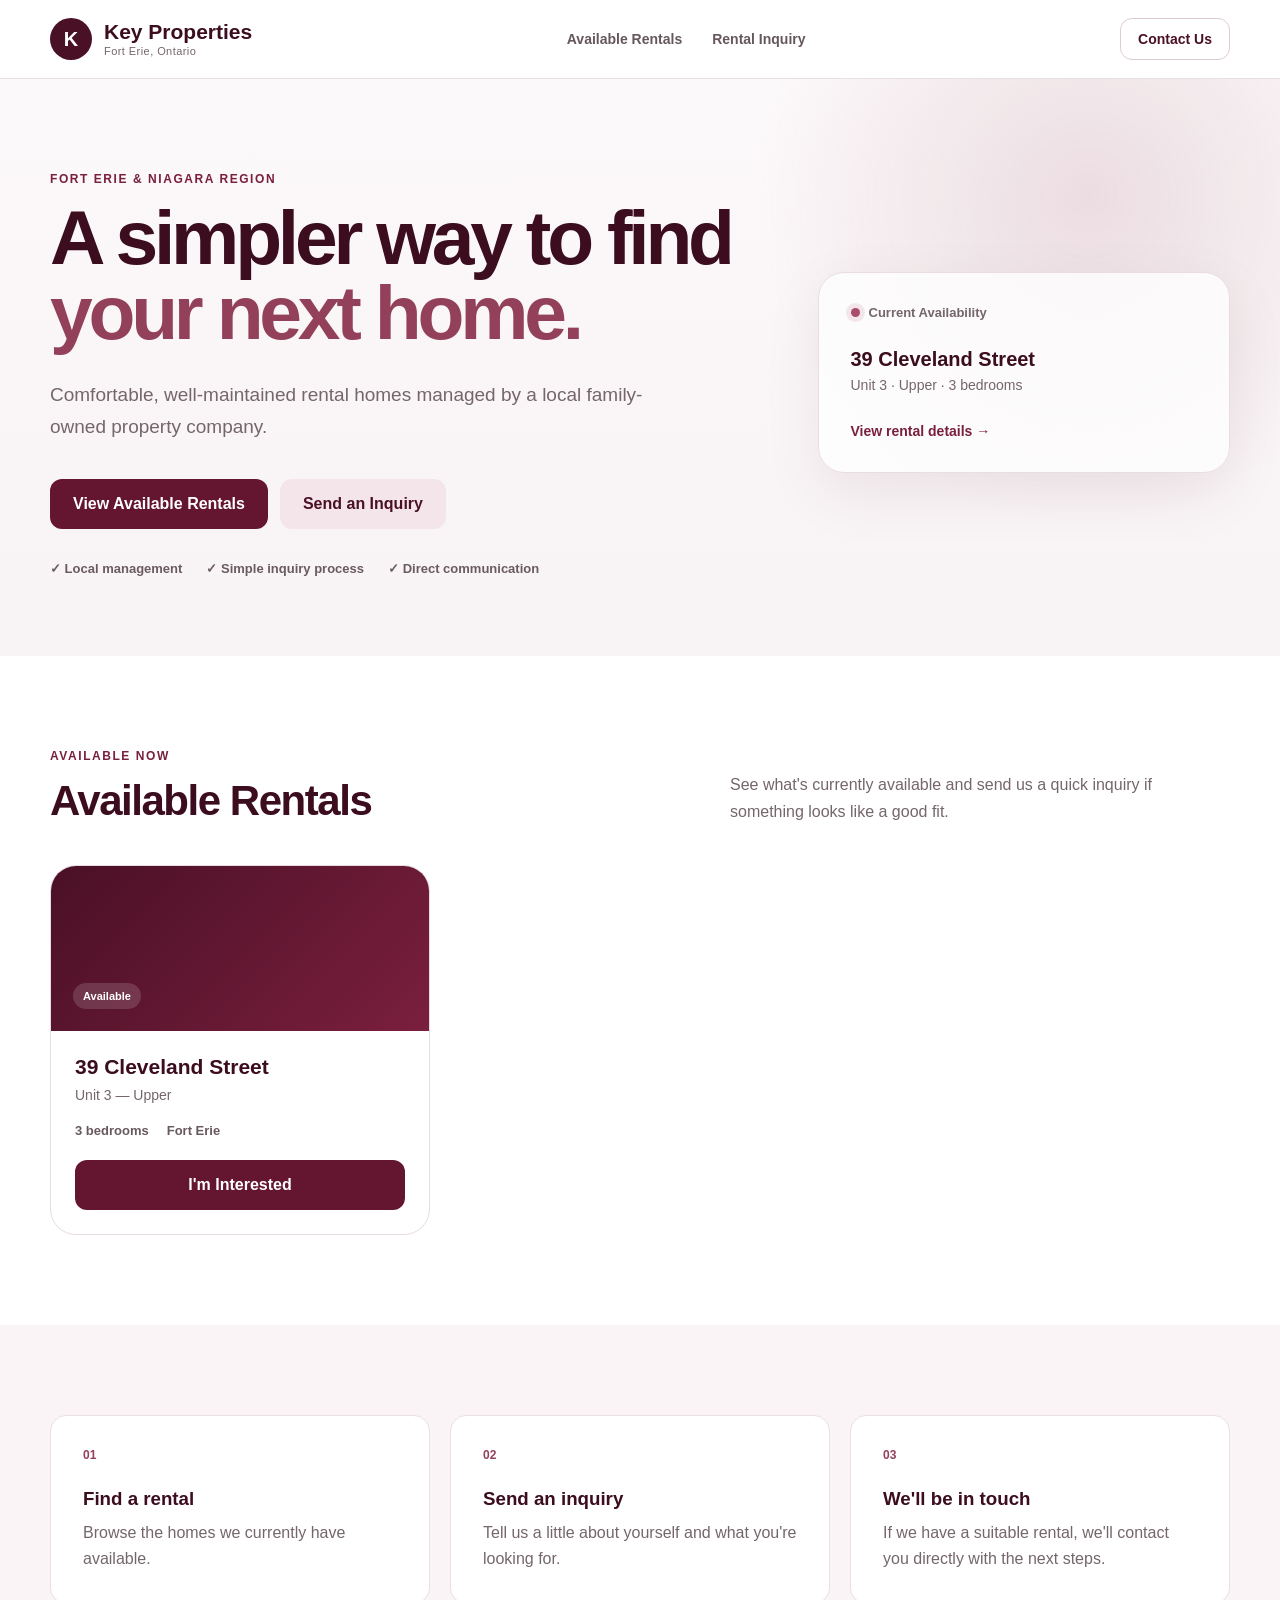
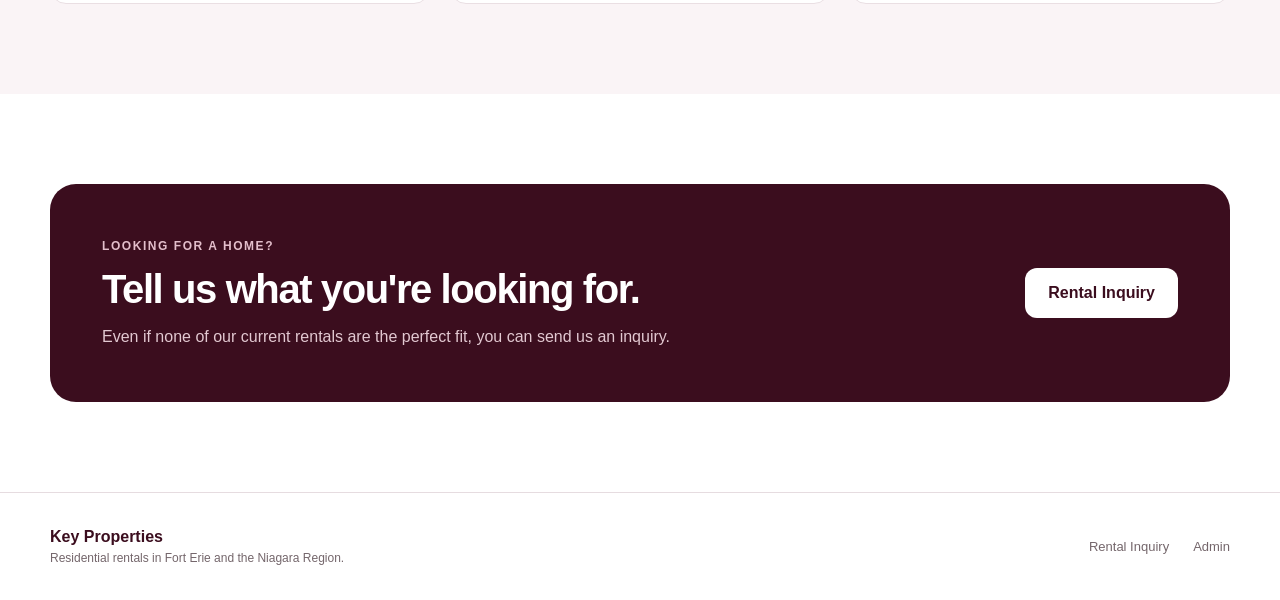
<file: index.html>
<!DOCTYPE html>
<html lang="en">
<head>
  <meta charset="UTF-8">
  <meta name="viewport" content="width=device-width, initial-scale=1.0">

  <title>Key Properties | Rental Homes in Fort Erie</title>

  <meta
    name="description"
    content="Quality rental homes in Fort Erie and the Niagara Region."
  >

  <link rel="stylesheet" href="styles.css">
</head>

<body data-page="home">

<header class="site-header">
  <div class="container header-inner">

    <a class="brand" href="index.html">
      <span class="brand-mark">K</span>

      <span>
        <strong>Key Properties</strong>
        <small>Fort Erie, Ontario</small>
      </span>
    </a>

    <nav class="main-nav">
      <a href="#available">Available Rentals</a>
      <a href="inquiry.html">Rental Inquiry</a>
    </nav>

    <a
      class="button button-small button-outline"
      href="inquiry.html"
    >
      Contact Us
    </a>

  </div>
</header>


<main>

  <section class="hero">
    <div class="container hero-grid">

      <div class="hero-copy">

        <span class="eyebrow">
          Fort Erie & Niagara Region
        </span>

        <h1>
          A simpler way to find
          <span>your next home.</span>
        </h1>

        <p class="hero-lead">
          Comfortable, well-maintained rental homes managed by a local
          family-owned property company.
        </p>

        <div class="hero-actions">

          <a
            class="button button-primary"
            href="#available"
          >
            View Available Rentals
          </a>

          <a
            class="button button-secondary"
            href="inquiry.html"
          >
            Send an Inquiry
          </a>

        </div>

        <div class="hero-points">
          <span>✓ Local management</span>
          <span>✓ Simple inquiry process</span>
          <span>✓ Direct communication</span>
        </div>

      </div>


      <div class="hero-panel">

        <div class="hero-panel-top">
          <span class="status-dot"></span>
          Current Availability
        </div>

        <div
          id="heroAvailability"
          class="hero-availability"
        >
          <p>Checking available rentals…</p>
        </div>

        <a
          href="#available"
          class="text-link"
        >
          View rental details →
        </a>

      </div>

    </div>
  </section>


  <section
    class="section"
    id="available"
  >
    <div class="container">

      <div class="section-heading">

        <div>
          <span class="eyebrow">
            Available now
          </span>

          <h2>
            Available Rentals
          </h2>
        </div>

        <p>
          See what's currently available and send us a quick inquiry if
          something looks like a good fit.
        </p>

      </div>

      <div
        id="availableRentals"
        class="rental-grid"
      ></div>

    </div>
  </section>


  <section class="section section-soft">
    <div class="container">

      <div class="simple-grid">

        <article class="feature-card">

          <span class="feature-number">
            01
          </span>

          <h3>
            Find a rental
          </h3>

          <p>
            Browse the homes we currently have available.
          </p>

        </article>


        <article class="feature-card">

          <span class="feature-number">
            02
          </span>

          <h3>
            Send an inquiry
          </h3>

          <p>
            Tell us a little about yourself and what you're looking for.
          </p>

        </article>


        <article class="feature-card">

          <span class="feature-number">
            03
          </span>

          <h3>
            We'll be in touch
          </h3>

          <p>
            If we have a suitable rental, we'll contact you directly
            with the next steps.
          </p>

        </article>

      </div>

    </div>
  </section>


  <section class="section">
    <div class="container">

      <div class="cta-card">

        <div>

          <span class="eyebrow eyebrow-light">
            Looking for a home?
          </span>

          <h2>
            Tell us what you're looking for.
          </h2>

          <p>
            Even if none of our current rentals are the perfect fit,
            you can send us an inquiry.
          </p>

        </div>

        <a
          class="button button-white"
          href="inquiry.html"
        >
          Rental Inquiry
        </a>

      </div>

    </div>
  </section>

</main>


<footer class="site-footer">
  <div class="container footer-inner">

    <div>
      <strong>Key Properties</strong>

      <p>
        Residential rentals in Fort Erie and the Niagara Region.
      </p>
    </div>

    <div class="footer-links">
      <a href="inquiry.html">
        Rental Inquiry
      </a>

      <a href="admin.html">
        Admin
      </a>
    </div>

  </div>
</footer>


<script src="app.js"></script>

</body>
</html>
</file>
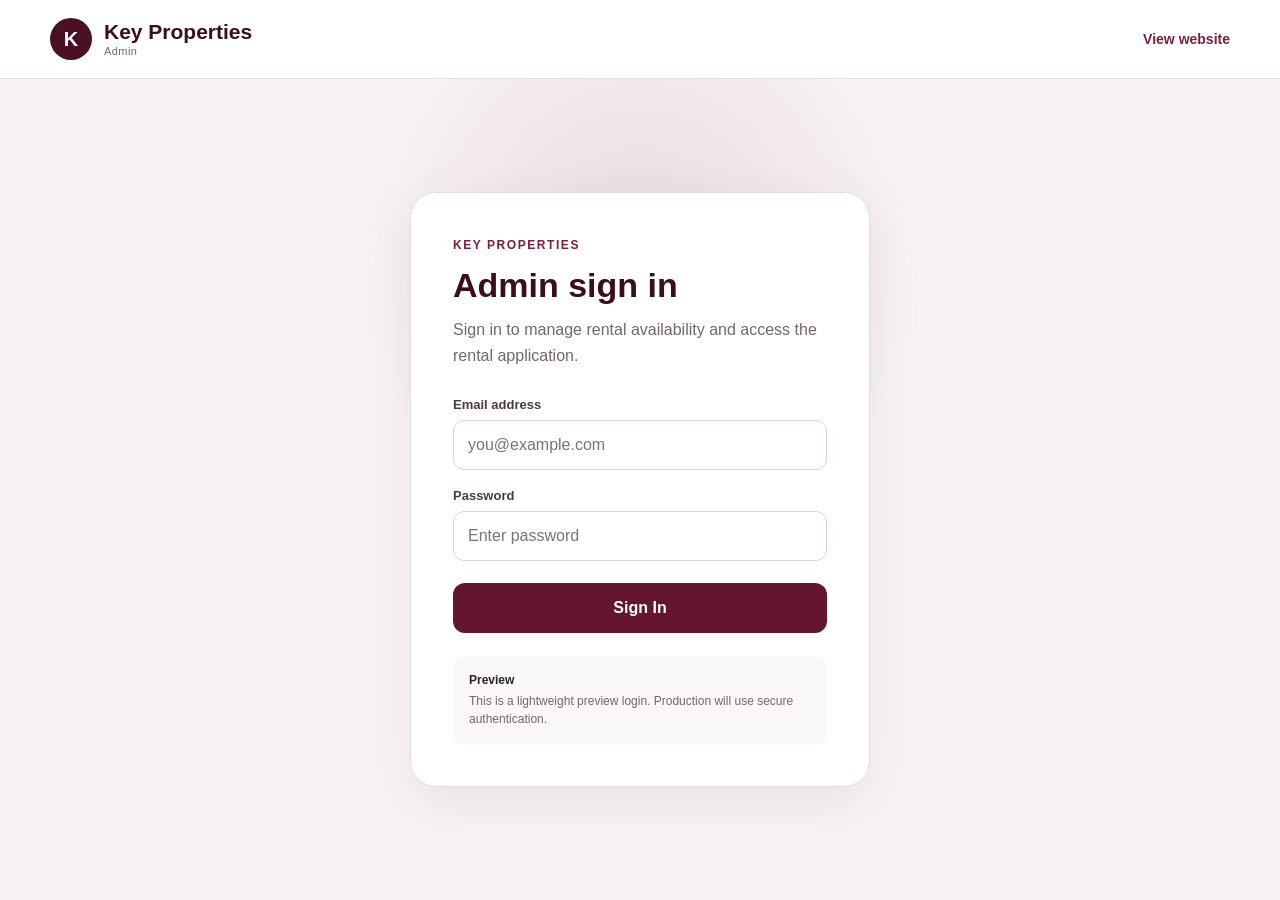
<file: admin.html>
<!DOCTYPE html>
<html lang="en">
<head>

  <meta charset="UTF-8">

  <meta
    name="viewport"
    content="width=device-width, initial-scale=1.0"
  >

  <title>
    Admin | Key Properties
  </title>

  <link
    rel="stylesheet"
    href="styles.css"
  >

</head>


<body
  data-page="admin"
  class="admin-body"
>


<header class="admin-header">

  <div class="container header-inner">

    <a
      class="brand"
      href="index.html"
    >

      <span class="brand-mark">
        K
      </span>

      <span>

        <strong>
          Key Properties
        </strong>

        <small>
          Admin
        </small>

      </span>

    </a>


    <div class="admin-header-actions">

      <a
        href="index.html"
        class="text-link"
      >
        View website
      </a>


      <button
        id="logoutButton"
        class="button button-small button-outline hidden"
        type="button"
      >
        Sign out
      </button>

    </div>

  </div>

</header>



<main>


  <section
    id="adminLogin"
    class="admin-login"
  >


    <div class="login-card">


      <span class="eyebrow">
        Key Properties
      </span>


      <h1>
        Admin sign in
      </h1>


      <p>
        Sign in to manage rental availability and
        access the rental application.
      </p>



      <form id="adminLoginForm">


        <div class="field">

          <label for="adminEmail">
            Email address
          </label>

          <input
            id="adminEmail"
            name="adminEmail"
            type="email"
            autocomplete="email"
            placeholder="you@example.com"
            required
          >

        </div>



        <div class="field admin-password-field">

          <label for="adminPassword">
            Password
          </label>

          <input
            id="adminPassword"
            name="adminPassword"
            type="password"
            autocomplete="current-password"
            placeholder="Enter password"
            required
          >

        </div>



        <div
          id="loginError"
          class="login-error hidden"
        >
          Incorrect email address or password.
        </div>



        <button
          class="button button-primary button-full admin-login-button"
          type="submit"
        >
          Sign In
        </button>

      </form>



      <div class="prototype-note">

        <strong>
          Preview
        </strong>

        <p>
          This is a lightweight preview login.
          Production will use secure authentication.
        </p>

      </div>

    </div>

  </section>



  <section
    id="adminDashboard"
    class="admin-dashboard hidden"
  >


    <div class="container">


      <div class="admin-page-heading">


        <div>

          <span class="eyebrow">
            Key Properties Admin
          </span>

          <h1>
            Rental Management
          </h1>

          <p id="adminWelcome">
            Manage available rentals and application access.
          </p>

        </div>


        <div class="availability-summary">

          <span id="availableCount">
            0
          </span>

          <small>
            available
          </small>

        </div>

      </div>



      <div class="admin-tools">


        <section class="admin-tool-card">


          <div class="admin-tool-icon">
            ↗
          </div>


          <div>

            <span class="eyebrow">
              Applicant Link
            </span>

            <h2>
              Rental Application
            </h2>

            <p>
              Send this link only to applicants you want
              to complete the full rental application.
            </p>


            <div class="copy-link-row">

              <input
                id="applicationLink"
                type="text"
                readonly
              >


              <button
                id="copyApplicationLink"
                class="button button-primary"
                type="button"
              >
                Copy Link
              </button>

            </div>


            <div class="admin-link-actions">

              <a
                href="apply.html"
                target="_blank"
                class="text-link"
              >
                Preview application →
              </a>

            </div>


            <div
              id="copySuccess"
              class="copy-success hidden"
            >
              Application link copied ✓
            </div>

          </div>

        </section>



        <section class="admin-tool-card">


          <div class="admin-tool-icon">
            ⌂
          </div>


          <div>

            <span class="eyebrow">
              Public Website
            </span>

            <h2>
              Rental Inquiry
            </h2>

            <p>
              Preview the same inquiry form prospective
              tenants will use from the website.
            </p>


            <a
              href="inquiry.html"
              target="_blank"
              class="button button-secondary"
            >
              Open Inquiry Form
            </a>

          </div>

        </section>


      </div>



      <div class="admin-section-heading">

        <div>

          <span class="eyebrow">
            Website Availability
          </span>

          <h2>
            Available Rentals
          </h2>

          <p>
            Turn a unit on to make it appear on the public
            website and inquiry form.
          </p>

        </div>

      </div>



      <div class="admin-notice">

        <div>

          <strong>
            Preview behaviour
          </strong>

          <p>
            Availability changes are currently saved only
            in this browser. The production version will
            synchronize changes between Mom, Dad and David.
          </p>

        </div>

      </div>



      <div id="adminUnitGroups"></div>



      <div class="admin-bottom-actions">

        <button
          id="resetAvailability"
          class="button button-secondary"
          type="button"
        >
          Reset Availability
        </button>


        <a
          href="index.html#available"
          class="button button-primary"
          target="_blank"
        >
          View Public Website
        </a>

      </div>


    </div>

  </section>


</main>


<script src="app.js"></script>


</body>
</html>
</file>
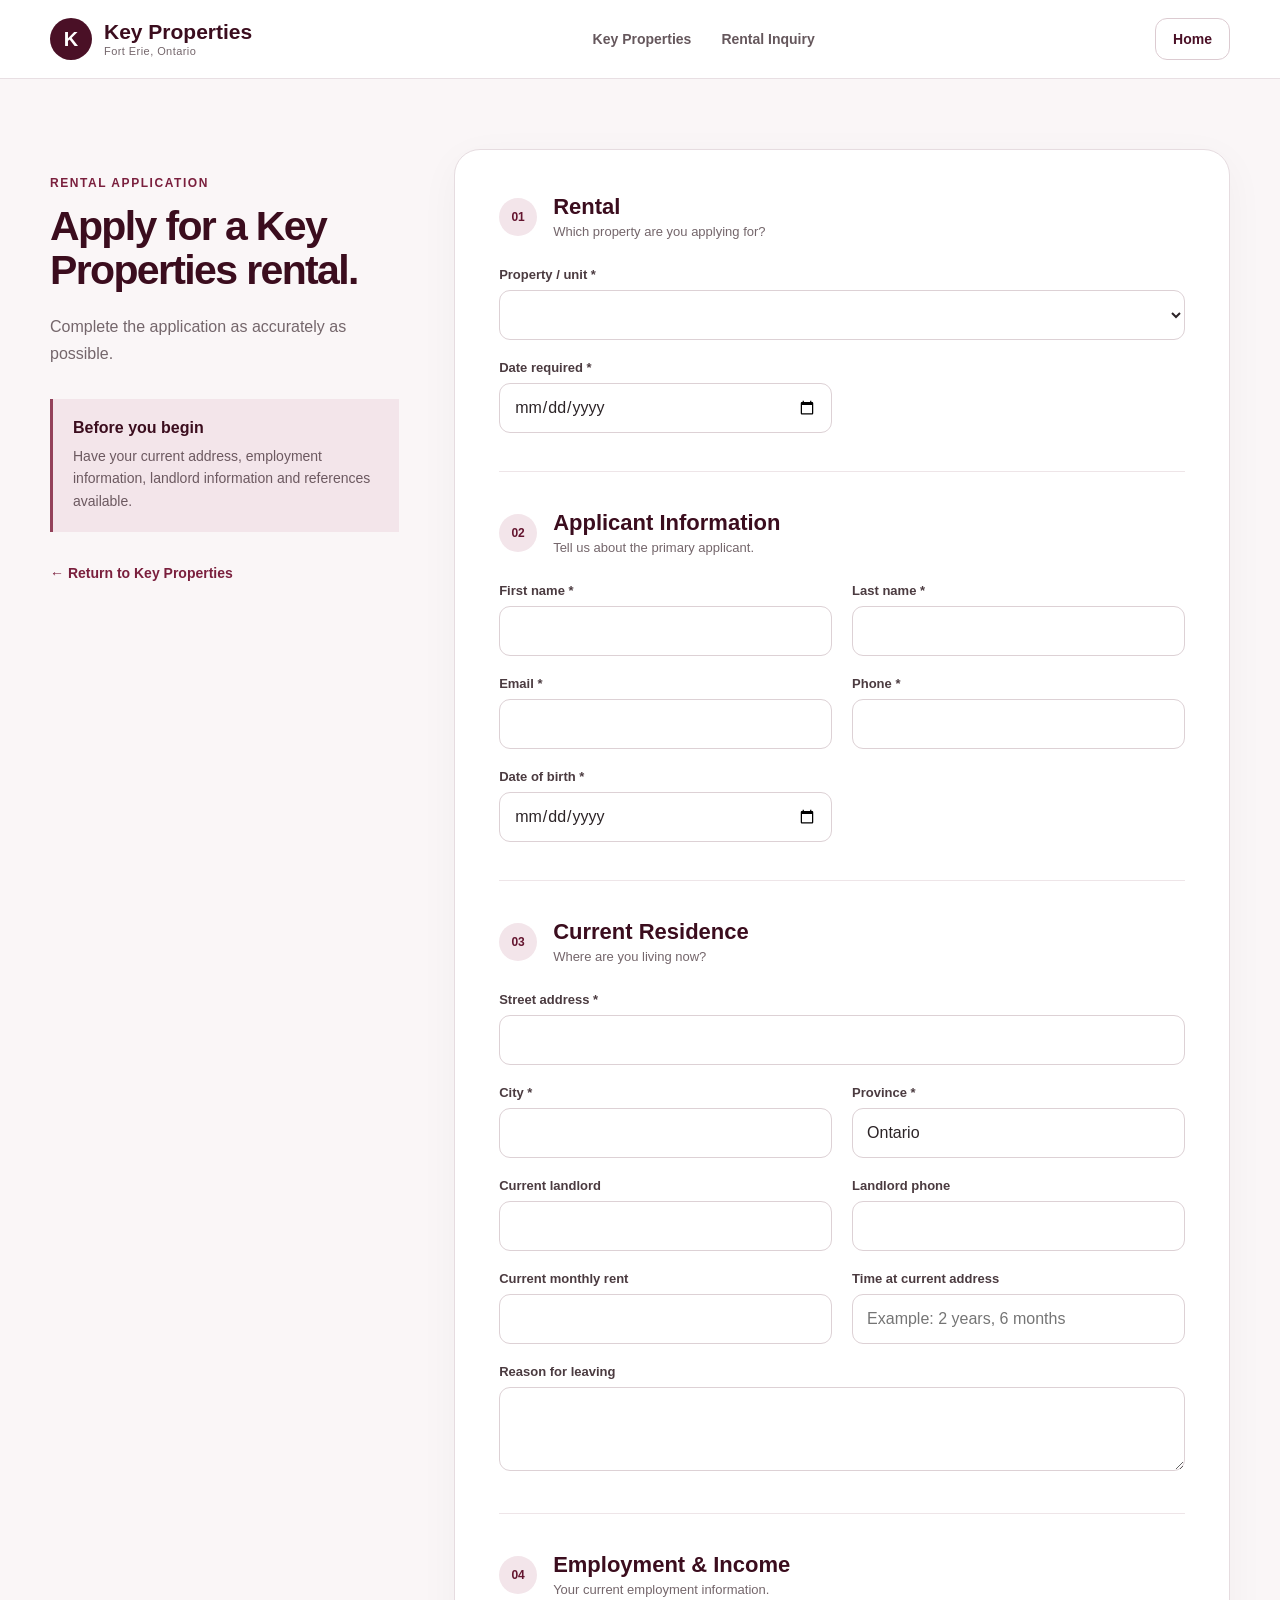
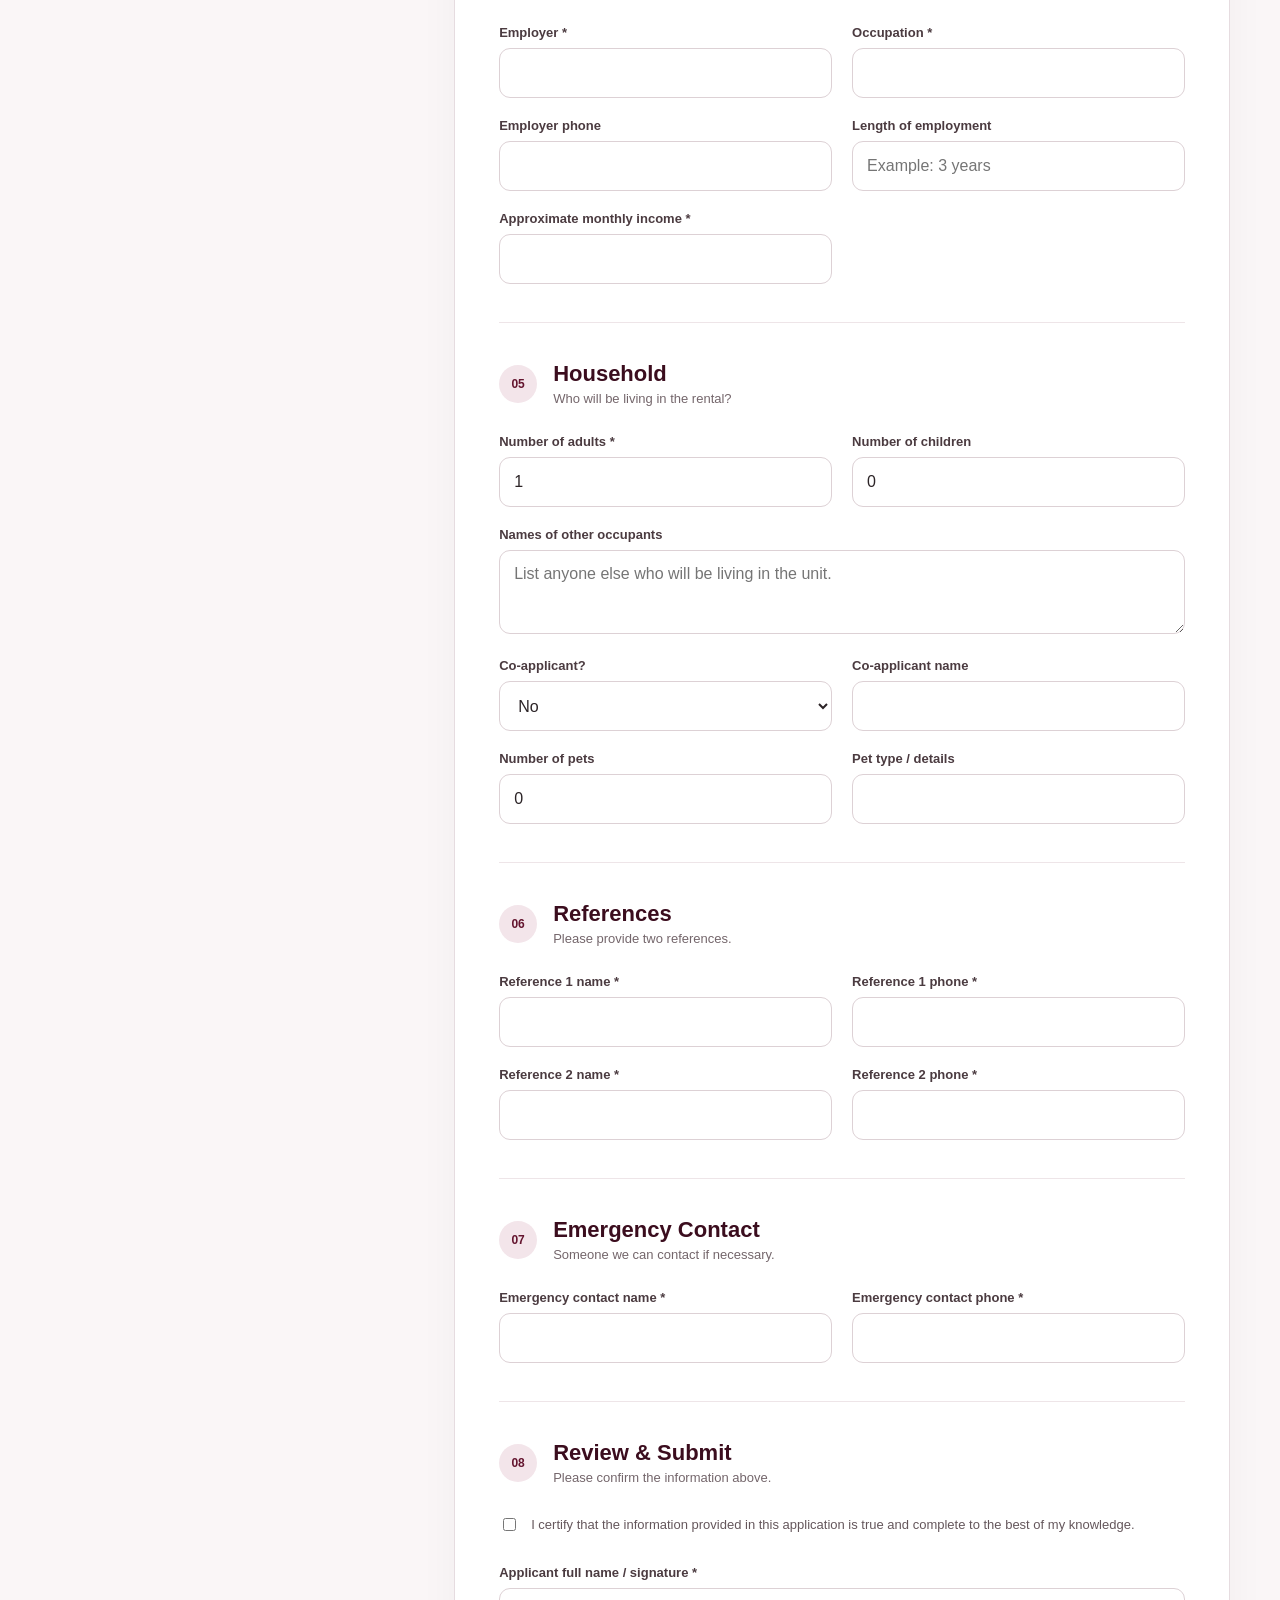
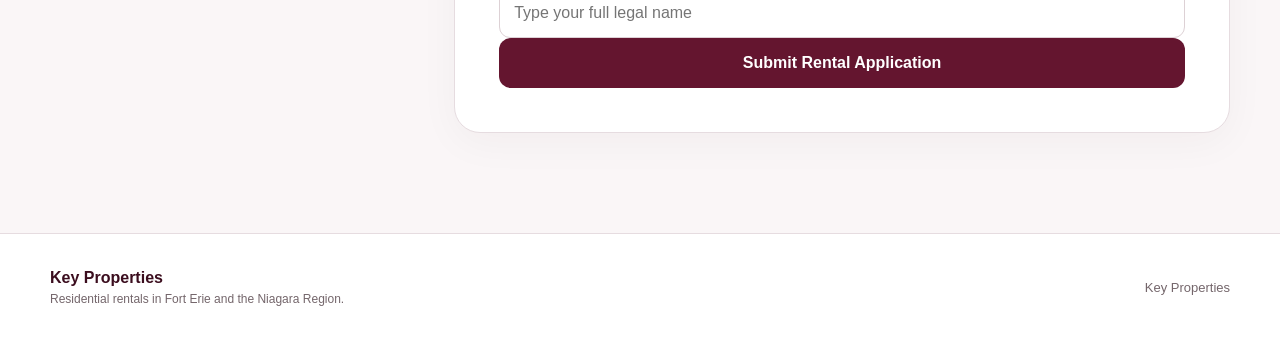
<file: apply.html>
<!DOCTYPE html>
<html lang="en">
<head>

  <meta charset="UTF-8">

  <meta
    name="viewport"
    content="width=device-width, initial-scale=1.0"
  >

  <title>
    Rental Application | Key Properties
  </title>

  <link
    rel="stylesheet"
    href="styles.css"
  >

</head>


<body data-page="application">


<header class="site-header">

  <div class="container header-inner">

    <a
      class="brand"
      href="index.html"
    >

      <span class="brand-mark">
        K
      </span>

      <span>

        <strong>
          Key Properties
        </strong>

        <small>
          Fort Erie, Ontario
        </small>

      </span>

    </a>


    <nav class="main-nav">

      <a href="index.html">
        Key Properties
      </a>

      <a href="inquiry.html">
        Rental Inquiry
      </a>

    </nav>


    <a
      class="button button-small button-outline"
      href="index.html"
    >
      Home
    </a>

  </div>

</header>



<main class="form-page">

  <div class="container form-layout">


    <aside class="form-sidebar">


      <span class="eyebrow">
        Rental Application
      </span>


      <h1>
        Apply for a Key Properties rental.
      </h1>


      <p>
        Complete the application as accurately as possible.
      </p>


      <div class="sidebar-note">

        <strong>
          Before you begin
        </strong>

        <p>
          Have your current address, employment information,
          landlord information and references available.
        </p>

      </div>


      <a
        href="index.html"
        class="text-link"
      >
        ← Return to Key Properties
      </a>

    </aside>



    <section class="form-card form-card-wide">


      <form id="applicationForm">


        <!-- RENTAL -->

        <div class="form-section-heading">

          <span>
            01
          </span>

          <div>

            <h2>
              Rental
            </h2>

            <p>
              Which property are you applying for?
            </p>

          </div>

        </div>


        <div class="form-grid two-columns">

          <div class="field full">

            <label for="applicationUnit">
              Property / unit *
            </label>

            <select
              id="applicationUnit"
              name="unit"
              required
            ></select>

          </div>


          <div class="field">

            <label for="applicationMoveDate">
              Date required *
            </label>

            <input
              id="applicationMoveDate"
              name="moveDate"
              type="date"
              required
            >

          </div>

        </div>


        <hr class="form-divider">


        <!-- APPLICANT -->

        <div class="form-section-heading">

          <span>
            02
          </span>

          <div>

            <h2>
              Applicant Information
            </h2>

            <p>
              Tell us about the primary applicant.
            </p>

          </div>

        </div>


        <div class="form-grid two-columns">


          <div class="field">

            <label for="appFirstName">
              First name *
            </label>

            <input
              id="appFirstName"
              name="firstName"
              type="text"
              autocomplete="given-name"
              required
            >

          </div>


          <div class="field">

            <label for="appLastName">
              Last name *
            </label>

            <input
              id="appLastName"
              name="lastName"
              type="text"
              autocomplete="family-name"
              required
            >

          </div>


          <div class="field">

            <label for="appEmail">
              Email *
            </label>

            <input
              id="appEmail"
              name="email"
              type="email"
              autocomplete="email"
              required
            >

          </div>


          <div class="field">

            <label for="appPhone">
              Phone *
            </label>

            <input
              id="appPhone"
              name="phone"
              type="tel"
              autocomplete="tel"
              required
            >

          </div>


          <div class="field">

            <label for="birthDate">
              Date of birth *
            </label>

            <input
              id="birthDate"
              name="birthDate"
              type="date"
              required
            >

          </div>

        </div>


        <hr class="form-divider">


        <!-- CURRENT RESIDENCE -->

        <div class="form-section-heading">

          <span>
            03
          </span>

          <div>

            <h2>
              Current Residence
            </h2>

            <p>
              Where are you living now?
            </p>

          </div>

        </div>


        <div class="form-grid two-columns">


          <div class="field full">

            <label for="currentAddress">
              Street address *
            </label>

            <input
              id="currentAddress"
              name="currentAddress"
              type="text"
              required
            >

          </div>


          <div class="field">

            <label for="currentCity">
              City *
            </label>

            <input
              id="currentCity"
              name="currentCity"
              type="text"
              required
            >

          </div>


          <div class="field">

            <label for="currentProvince">
              Province *
            </label>

            <input
              id="currentProvince"
              name="currentProvince"
              type="text"
              value="Ontario"
              required
            >

          </div>


          <div class="field">

            <label for="currentLandlord">
              Current landlord
            </label>

            <input
              id="currentLandlord"
              name="currentLandlord"
              type="text"
            >

          </div>


          <div class="field">

            <label for="currentLandlordPhone">
              Landlord phone
            </label>

            <input
              id="currentLandlordPhone"
              name="currentLandlordPhone"
              type="tel"
            >

          </div>


          <div class="field">

            <label for="currentRent">
              Current monthly rent
            </label>

            <input
              id="currentRent"
              name="currentRent"
              type="number"
              min="0"
              step="1"
            >

          </div>


          <div class="field">

            <label for="timeAtAddress">
              Time at current address
            </label>

            <input
              id="timeAtAddress"
              name="timeAtAddress"
              type="text"
              placeholder="Example: 2 years, 6 months"
            >

          </div>


          <div class="field full">

            <label for="leavingReason">
              Reason for leaving
            </label>

            <textarea
              id="leavingReason"
              name="leavingReason"
              rows="3"
            ></textarea>

          </div>

        </div>


        <hr class="form-divider">


        <!-- EMPLOYMENT -->

        <div class="form-section-heading">

          <span>
            04
          </span>

          <div>

            <h2>
              Employment & Income
            </h2>

            <p>
              Your current employment information.
            </p>

          </div>

        </div>


        <div class="form-grid two-columns">


          <div class="field">

            <label for="employer">
              Employer *
            </label>

            <input
              id="employer"
              name="employer"
              type="text"
              required
            >

          </div>


          <div class="field">

            <label for="occupation">
              Occupation *
            </label>

            <input
              id="occupation"
              name="occupation"
              type="text"
              required
            >

          </div>


          <div class="field">

            <label for="employerPhone">
              Employer phone
            </label>

            <input
              id="employerPhone"
              name="employerPhone"
              type="tel"
            >

          </div>


          <div class="field">

            <label for="employmentLength">
              Length of employment
            </label>

            <input
              id="employmentLength"
              name="employmentLength"
              type="text"
              placeholder="Example: 3 years"
            >

          </div>


          <div class="field">

            <label for="monthlyIncome">
              Approximate monthly income *
            </label>

            <input
              id="monthlyIncome"
              name="monthlyIncome"
              type="number"
              min="0"
              required
            >

          </div>

        </div>


        <hr class="form-divider">


        <!-- HOUSEHOLD -->

        <div class="form-section-heading">

          <span>
            05
          </span>

          <div>

            <h2>
              Household
            </h2>

            <p>
              Who will be living in the rental?
            </p>

          </div>

        </div>


        <div class="form-grid two-columns">


          <div class="field">

            <label for="adultOccupants">
              Number of adults *
            </label>

            <input
              id="adultOccupants"
              name="adultOccupants"
              type="number"
              min="1"
              value="1"
              required
            >

          </div>


          <div class="field">

            <label for="childOccupants">
              Number of children
            </label>

            <input
              id="childOccupants"
              name="childOccupants"
              type="number"
              min="0"
              value="0"
            >

          </div>


          <div class="field full">

            <label for="occupantNames">
              Names of other occupants
            </label>

            <textarea
              id="occupantNames"
              name="occupantNames"
              rows="3"
              placeholder="List anyone else who will be living in the unit."
            ></textarea>

          </div>


          <div class="field">

            <label for="coApplicant">
              Co-applicant?
            </label>

            <select
              id="coApplicant"
              name="coApplicant"
            >

              <option>
                No
              </option>

              <option>
                Yes
              </option>

            </select>

          </div>


          <div class="field">

            <label for="coApplicantName">
              Co-applicant name
            </label>

            <input
              id="coApplicantName"
              name="coApplicantName"
              type="text"
            >

          </div>


          <div class="field">

            <label for="numberPets">
              Number of pets
            </label>

            <input
              id="numberPets"
              name="numberPets"
              type="number"
              min="0"
              value="0"
            >

          </div>


          <div class="field">

            <label for="petType">
              Pet type / details
            </label>

            <input
              id="petType"
              name="petType"
              type="text"
            >

          </div>

        </div>


        <hr class="form-divider">


        <!-- REFERENCES -->

        <div class="form-section-heading">

          <span>
            06
          </span>

          <div>

            <h2>
              References
            </h2>

            <p>
              Please provide two references.
            </p>

          </div>

        </div>


        <div class="form-grid two-columns">


          <div class="field">

            <label for="referenceOne">
              Reference 1 name *
            </label>

            <input
              id="referenceOne"
              name="referenceOne"
              type="text"
              required
            >

          </div>


          <div class="field">

            <label for="referenceOnePhone">
              Reference 1 phone *
            </label>

            <input
              id="referenceOnePhone"
              name="referenceOnePhone"
              type="tel"
              required
            >

          </div>


          <div class="field">

            <label for="referenceTwo">
              Reference 2 name *
            </label>

            <input
              id="referenceTwo"
              name="referenceTwo"
              type="text"
              required
            >

          </div>


          <div class="field">

            <label for="referenceTwoPhone">
              Reference 2 phone *
            </label>

            <input
              id="referenceTwoPhone"
              name="referenceTwoPhone"
              type="tel"
              required
            >

          </div>

        </div>


        <hr class="form-divider">


        <!-- EMERGENCY CONTACT -->

        <div class="form-section-heading">

          <span>
            07
          </span>

          <div>

            <h2>
              Emergency Contact
            </h2>

            <p>
              Someone we can contact if necessary.
            </p>

          </div>

        </div>


        <div class="form-grid two-columns">


          <div class="field">

            <label for="emergencyName">
              Emergency contact name *
            </label>

            <input
              id="emergencyName"
              name="emergencyName"
              type="text"
              required
            >

          </div>


          <div class="field">

            <label for="emergencyPhone">
              Emergency contact phone *
            </label>

            <input
              id="emergencyPhone"
              name="emergencyPhone"
              type="tel"
              required
            >

          </div>

        </div>


        <hr class="form-divider">


        <!-- SUBMIT -->

        <div class="form-section-heading">

          <span>
            08
          </span>

          <div>

            <h2>
              Review & Submit
            </h2>

            <p>
              Please confirm the information above.
            </p>

          </div>

        </div>


        <label class="checkbox-row">

          <input
            type="checkbox"
            required
          >

          <span>
            I certify that the information provided in this application
            is true and complete to the best of my knowledge.
          </span>

        </label>


        <div class="field">

          <label for="signature">
            Applicant full name / signature *
          </label>

          <input
            id="signature"
            name="signature"
            type="text"
            placeholder="Type your full legal name"
            required
          >

        </div>


        <button
          class="button button-primary button-full"
          type="submit"
        >
          Submit Rental Application
        </button>


        <div
          id="applicationSuccess"
          class="success-message hidden"
          aria-live="polite"
        >

          <strong>
            Application Submitted ✓
          </strong>

          <p>
            Thank you. Your rental application has been sent to Key Properties.
            We'll review your information and contact you directly.
          </p>

        </div>

      </form>

    </section>

  </div>

</main>



<footer class="site-footer">

  <div class="container footer-inner">

    <div>

      <strong>
        Key Properties
      </strong>

      <p>
        Residential rentals in Fort Erie and the Niagara Region.
      </p>

    </div>

    <div class="footer-links">

      <a href="index.html">
        Key Properties
      </a>

    </div>

  </div>

</footer>


<script src="application.js"></script>

</body>
</html>
</file>
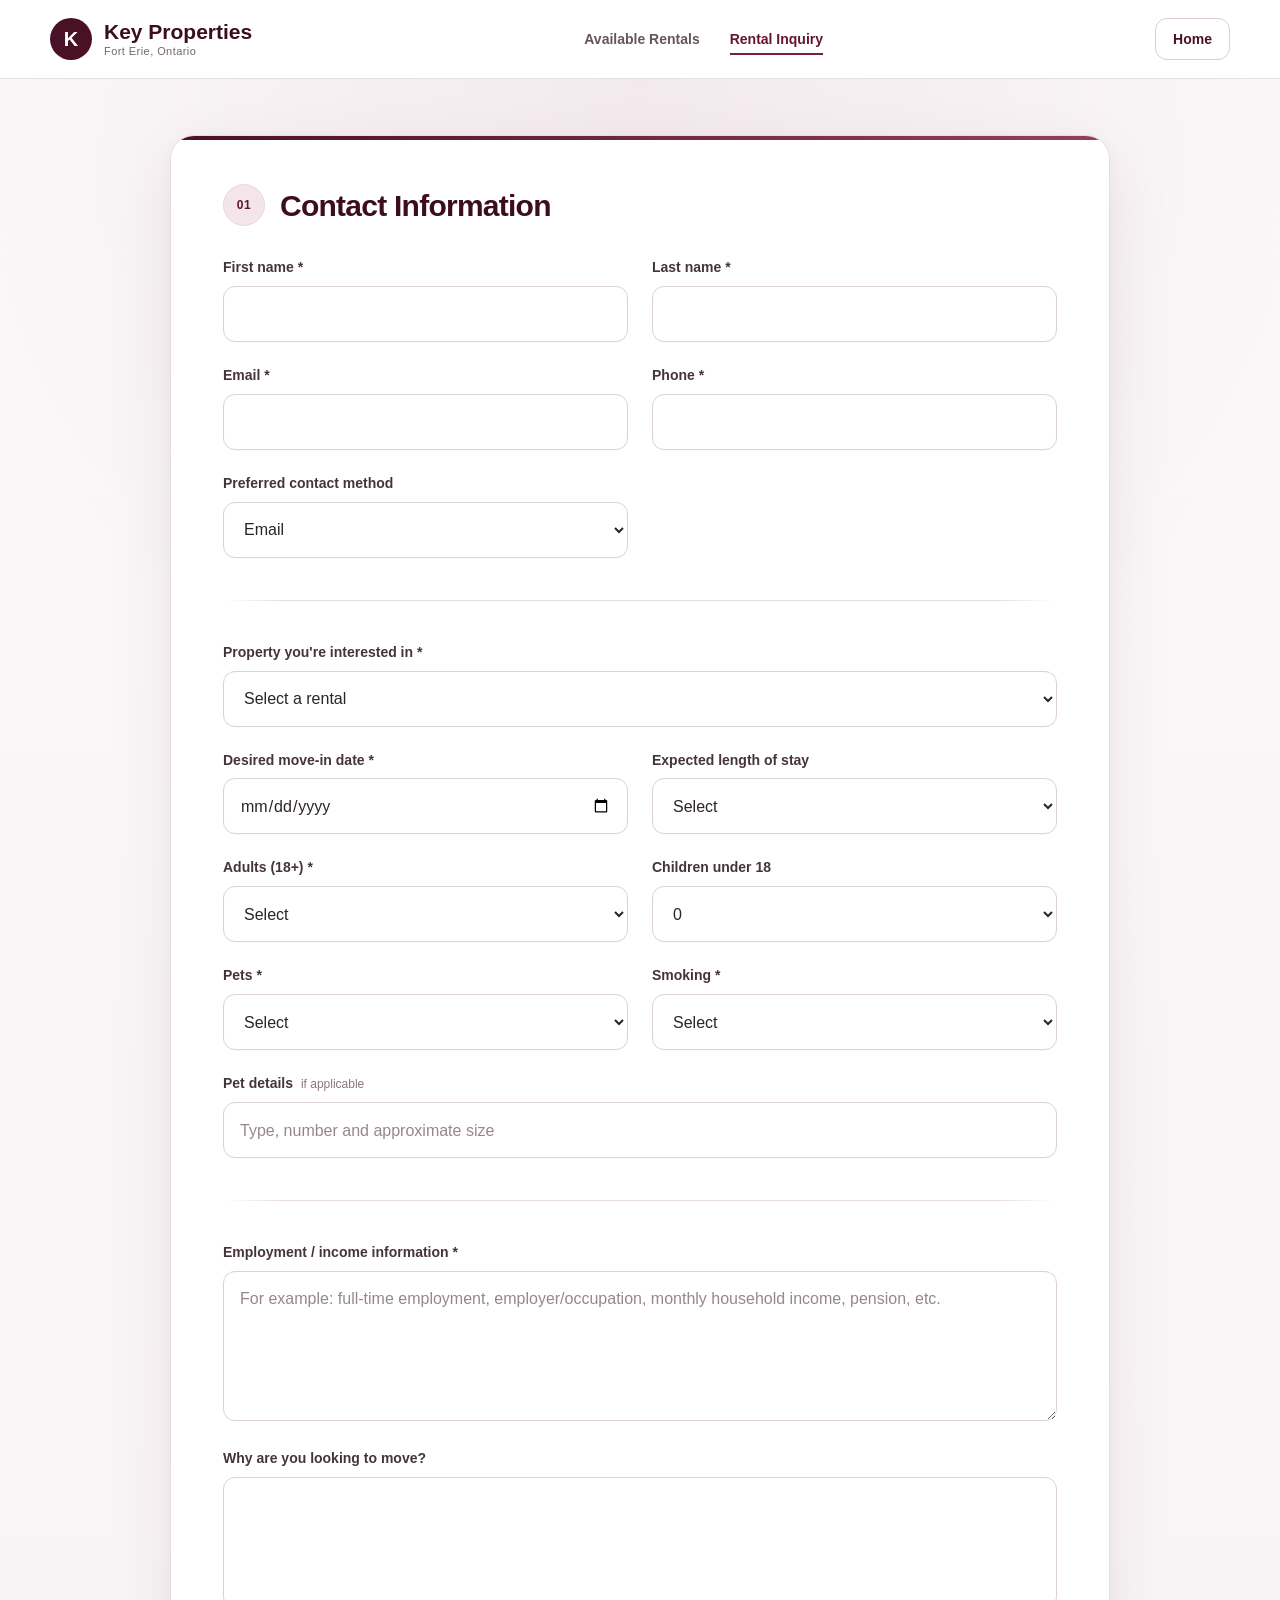
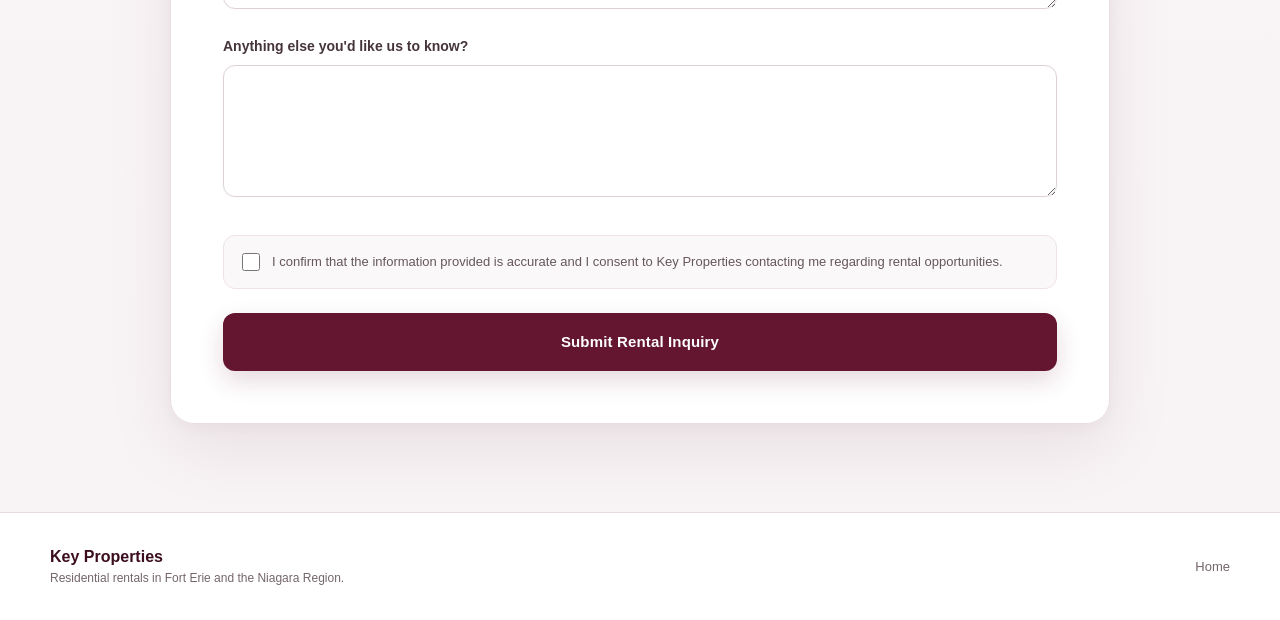
<file: inquiry.html>
<!DOCTYPE html>
<html lang="en">
<head>
  <meta charset="UTF-8">
  <meta name="viewport" content="width=device-width, initial-scale=1.0">

  <title>Rental Inquiry | Key Properties</title>

  <link rel="stylesheet" href="styles.css">
  <link rel="stylesheet" href="inquiry.css">
</head>

<body data-page="inquiry">

<header class="site-header">
  <div class="container header-inner">

    <a class="brand" href="index.html">

      <span class="brand-mark">
        K
      </span>

      <span>
        <strong>Key Properties</strong>
        <small>Fort Erie, Ontario</small>
      </span>

    </a>

    <nav class="main-nav">

      <a href="index.html#available">
        Available Rentals
      </a>

      <a
        class="active"
        href="inquiry.html"
      >
        Rental Inquiry
      </a>

    </nav>

    <a
      class="button button-small button-outline"
      href="index.html"
    >
      Home
    </a>

  </div>
</header>


<main class="form-page">

  <div class="container form-layout">


    <section class="form-card">

      <form id="inquiryForm">


        <div class="form-section-heading">

          <span>
            01
          </span>

          <div>
            <h2>
              Contact Information
            </h2>

          </div>

        </div>


        <div class="form-grid two-columns">

          <div class="field">

            <label for="firstName">
              First name *
            </label>

            <input
              id="firstName"
              name="firstName"
              type="text"
              autocomplete="given-name"
              required
            >

          </div>


          <div class="field">

            <label for="lastName">
              Last name *
            </label>

            <input
              id="lastName"
              name="lastName"
              type="text"
              autocomplete="family-name"
              required
            >

          </div>


          <div class="field">

            <label for="email">
              Email *
            </label>

            <input
              id="email"
              name="email"
              type="email"
              autocomplete="email"
              required
            >

          </div>


          <div class="field">

            <label for="phone">
              Phone *
            </label>

            <input
              id="phone"
              name="phone"
              type="tel"
              autocomplete="tel"
              required
            >

          </div>


          <div class="field">

            <label for="preferredContact">
              Preferred contact method
            </label>

            <select
              id="preferredContact"
              name="preferredContact"
            >
              <option value="Email">
                Email
              </option>

              <option value="Phone">
                Phone
              </option>

              <option value="Text">
                Text message
              </option>
            </select>

          </div>

        </div>


        <hr class="form-divider">



        <div class="form-grid two-columns">

          <div class="field full">

            <label for="inquiryUnit">
              Property you're interested in *
            </label>

            <select
              id="inquiryUnit"
              name="unit"
              required
            ></select>

          </div>


          <div class="field">

            <label for="moveInDate">
              Desired move-in date *
            </label>

            <input
              id="moveInDate"
              name="moveInDate"
              type="date"
              required
            >

          </div>


          <div class="field">

            <label for="stayLength">
              Expected length of stay
            </label>

            <select
              id="stayLength"
              name="stayLength"
            >

              <option value="">
                Select
              </option>

              <option>
                Less than 1 year
              </option>

              <option>
                1–2 years
              </option>

              <option>
                2–5 years
              </option>

              <option>
                5+ years
              </option>

            </select>

          </div>


          <div class="field">

            <label for="adults">
              Adults (18+) *
            </label>

            <select
              id="adults"
              name="adults"
              required
            >

              <option value="">
                Select
              </option>

              <option>
                1
              </option>

              <option>
                2
              </option>

              <option>
                3
              </option>

              <option>
                4
              </option>

              <option>
                5+
              </option>

            </select>

          </div>


          <div class="field">

            <label for="children">
              Children under 18
            </label>

            <select
              id="children"
              name="children"
            >

              <option>
                0
              </option>

              <option>
                1
              </option>

              <option>
                2
              </option>

              <option>
                3
              </option>

              <option>
                4+
              </option>

            </select>

          </div>


          <div class="field">

            <label for="pets">
              Pets *
            </label>

            <select
              id="pets"
              name="pets"
              required
            >

              <option value="">
                Select
              </option>

              <option value="No">
                No pets
              </option>

              <option value="Yes">
                Yes
              </option>

            </select>

          </div>


          <div class="field">

            <label for="smoking">
              Smoking *
            </label>

            <select
              id="smoking"
              name="smoking"
              required
            >

              <option value="">
                Select
              </option>

              <option>
                Non-smoker
              </option>

              <option>
                Smoker
              </option>

            </select>

          </div>


          <div class="field full">

            <label for="petDetails">
              Pet details

              <span class="label-note">
                if applicable
              </span>
            </label>

            <input
              id="petDetails"
              name="petDetails"
              type="text"
              placeholder="Type, number and approximate size"
            >

          </div>

        </div>


        <hr class="form-divider">



        <div class="form-grid">

          <div class="field">

            <label for="employment">
              Employment / income information *
            </label>

            <textarea
              id="employment"
              name="employment"
              rows="4"
              required
              placeholder="For example: full-time employment, employer/occupation, monthly household income, pension, etc."
            ></textarea>

          </div>


          <div class="field">

            <label for="reasonMoving">
              Why are you looking to move?
            </label>

            <textarea
              id="reasonMoving"
              name="reasonMoving"
              rows="4"
            ></textarea>

          </div>


          <div class="field">

            <label for="notes">
              Anything else you'd like us to know?
            </label>

            <textarea
              id="notes"
              name="notes"
              rows="4"
            ></textarea>

          </div>

        </div>


        <label class="checkbox-row">

          <input
            type="checkbox"
            required
          >

          <span>
            I confirm that the information provided is accurate and
            I consent to Key Properties contacting me regarding rental
            opportunities.
          </span>

        </label>


        <button
          class="button button-primary button-full"
          type="submit"
        >
          Submit Rental Inquiry
        </button>


        <div
          id="inquirySuccess"
          class="success-message hidden"
          aria-live="polite"
        >

          <strong>
            Inquiry Submitted ✓
          </strong>

          <p>
            Thank you. Your rental inquiry has been sent to Key Properties.
            We'll review your information and contact you directly.
          </p>

        </div>

      </form>

    </section>

  </div>

</main>


<footer class="site-footer">

  <div class="container footer-inner">

    <div>

      <strong>
        Key Properties
      </strong>

      <p>
        Residential rentals in Fort Erie and the Niagara Region.
      </p>

    </div>

    <div class="footer-links">

      <a href="index.html">
        Home
      </a>

    </div>

  </div>

</footer>


<script src="app.js"></script>

</body>
</html>
</file>
<file: styles.css>
/* =========================================================
   KEY PROPERTIES
   ========================================================= */

:root {

  --green-950: #3b0d1e;
  --green-900: #4a1026;
  --green-800: #64152f;
  --green-700: #7a1f3d;
  --green-600: #93415a;
  --green-100: #f3e5ea;
  --green-50: #faf4f6;

  --cream: #f7f7f2;
  --white: #ffffff;

  --text: #2c2427;
  --muted: #74666b;
  --line: #e6dce0;

  --success: #237a57;

  --shadow:
    0 20px 60px rgba(59, 13, 30, 0.08);

  --radius-sm: 10px;
  --radius: 16px;
  --radius-lg: 26px;

  --container: 1180px;

}


/* =========================================================
   RESET
   ========================================================= */

* {
  box-sizing: border-box;
}


html {
  scroll-behavior: smooth;
}


body {

  margin: 0;

  font-family:
    Inter,
    -apple-system,
    BlinkMacSystemFont,
    "Segoe UI",
    sans-serif;

  background: var(--white);
  color: var(--text);

  -webkit-font-smoothing:
    antialiased;

}


a {

  color: inherit;

  text-decoration: none;

}


button,
input,
select,
textarea {

  font: inherit;

}


button {

  cursor: pointer;

}


img {

  max-width: 100%;

}


/* =========================================================
   GLOBAL
   ========================================================= */

.container {

  width:
    min(
      calc(100% - 40px),
      var(--container)
    );

  margin: 0 auto;

}


.hidden {

  display: none !important;

}


.eyebrow {

  display: inline-block;

  margin-bottom: 14px;

  color: var(--green-700);

  font-size: 12px;
  font-weight: 800;

  letter-spacing: 0.13em;

  text-transform: uppercase;

}


.eyebrow-light {

  color: #e3becb;

}


/* =========================================================
   HEADER
   ========================================================= */

.site-header,
.admin-header {

  position: sticky;

  top: 0;

  z-index: 100;

  background:
    rgba(
      255,
      255,
      255,
      0.94
    );

  border-bottom:
    1px solid
    rgba(
      230,
      220,
      224,
      0.9
    );

  backdrop-filter:
    blur(16px);

}


.header-inner {

  min-height: 78px;

  display: flex;

  align-items: center;

  justify-content:
    space-between;

  gap: 30px;

}


.brand {

  display: inline-flex;

  align-items: center;

  gap: 12px;

}


.brand-mark {

  width: 42px;
  height: 42px;

  display: grid;

  place-items: center;

  border-radius: 50%;

  background:
    var(--green-900);

  color: white;

  font-size: 20px;
  font-weight: 800;

}


.brand strong {

  display: block;

  color:
    var(--green-950);

  font-size: 21px;
  line-height: 1.05;

}


.brand small {

  display: block;

  margin-top: 2px;

  color: var(--muted);

  font-size: 11px;

  letter-spacing: 0.04em;

}


.main-nav {

  display: flex;

  align-items: center;

  gap: 30px;

}


.main-nav a {

  position: relative;

  color: #65575c;

  font-size: 14px;
  font-weight: 600;

}


.main-nav a:hover,
.main-nav a.active {

  color: var(--green-800);

}


.main-nav a.active::after {

  content: "";

  position: absolute;

  left: 0;
  right: 0;

  bottom: -8px;

  height: 2px;

  background:
    var(--green-700);

}


/* =========================================================
   BUTTONS
   ========================================================= */

.button {

  min-height: 50px;

  display: inline-flex;

  align-items: center;

  justify-content: center;

  padding:
    0 22px;

  border:
    1px solid
    transparent;

  border-radius: 12px;

  font-weight: 750;

  transition:
    transform 0.15s ease,
    background 0.15s ease,
    border 0.15s ease;

}


.button:hover {

  transform:
    translateY(-1px);

}


.button-small {

  min-height: 42px;

  padding:
    0 17px;

  font-size: 14px;

}


.button-primary {

  background:
    var(--green-800);

  color: white;

}


.button-primary:hover {

  background:
    var(--green-900);

}


.button-secondary {

  background:
    var(--green-100);

  color:
    var(--green-900);

}


.button-outline {

  background:
    transparent;

  border-color:
    #dccbd1;

  color:
    var(--green-900);

}


.button-white {

  background:
    white;

  color:
    var(--green-950);

}


.button-full {

  width: 100%;

}


/* =========================================================
   HERO
   ========================================================= */

.hero {

  padding:
    90px 0 80px;

  background:

    radial-gradient(
      circle at 85% 20%,
      rgba(147, 65, 90, 0.15),
      transparent 28%
    ),

    linear-gradient(
      180deg,
      #fcf9fa 0%,
      #f8f3f5 100%
    );

}


.hero-grid {

  display: grid;

  grid-template-columns:
    minmax(0, 1.25fr)
    minmax(320px, 0.75fr);

  align-items: center;

  gap: 80px;

}


.hero-copy h1 {

  max-width: 720px;

  margin: 0;

  color:
    var(--green-950);

  font-size:
    clamp(
      48px,
      6vw,
      78px
    );

  line-height: 0.98;

  letter-spacing: -0.055em;

}


.hero-copy h1 span {

  display: block;

  color:
    var(--green-600);

}


.hero-lead {

  max-width: 640px;

  margin:
    28px 0 0;

  color:
    var(--muted);

  font-size: 19px;

  line-height: 1.7;

}


.hero-actions {

  display: flex;

  flex-wrap: wrap;

  gap: 12px;

  margin-top: 36px;

}


.hero-points {

  display: flex;

  flex-wrap: wrap;

  gap: 24px;

  margin-top: 32px;

  color: #6a5b60;

  font-size: 13px;
  font-weight: 650;

}


.hero-panel {

  padding: 32px;

  border:
    1px solid
    #eadde2;

  border-radius:
    var(--radius-lg);

  background:
    rgba(
      255,
      255,
      255,
      0.78
    );

  box-shadow:
    var(--shadow);

}


.hero-panel-top {

  display: flex;

  align-items: center;

  gap: 9px;

  color:
    var(--muted);

  font-size: 13px;
  font-weight: 700;

}


.status-dot {

  width: 9px;
  height: 9px;

  border-radius: 50%;

  background: #a94c69;

  box-shadow:
    0 0 0 5px
    rgba(
      169,
      76,
      105,
      0.12
    );

}


.hero-availability {

  margin:
    28px 0;

}


.hero-unit {

  margin-bottom: 16px;

}


.hero-unit:last-child {

  margin-bottom: 0;

}


.hero-unit strong {

  display: block;

  margin-bottom: 5px;

  color:
    var(--green-950);

  font-size: 20px;

}


.hero-unit span {

  color:
    var(--muted);

  font-size: 14px;

}


.text-link {

  color:
    var(--green-700);

  font-size: 14px;
  font-weight: 750;

}


/* =========================================================
   SECTIONS
   ========================================================= */

.section {

  padding:
    90px 0;

}


.section-soft {

  background:
    var(--green-50);

}


.section-heading {

  display: flex;

  align-items: flex-end;

  justify-content:
    space-between;

  gap: 50px;

  margin-bottom: 40px;

}


.section-heading h2 {

  margin: 0;

  color:
    var(--green-950);

  font-size: 42px;

  letter-spacing: -0.035em;

}


.section-heading p {

  max-width: 500px;

  margin: 0;

  color:
    var(--muted);

  line-height: 1.7;

}


/* =========================================================
   RENTALS
   ========================================================= */

.rental-grid {

  display: grid;

  grid-template-columns:
    repeat(3, 1fr);

  gap: 20px;

}


.rental-card {

  overflow: hidden;

  border:
    1px solid
    var(--line);

  border-radius:
    var(--radius-lg);

  background: white;

  transition:
    transform 0.18s ease,
    box-shadow 0.18s ease;

}


.rental-card:hover {

  transform:
    translateY(-3px);

  box-shadow:
    var(--shadow);

}


.rental-visual {

  min-height: 165px;

  display: flex;

  align-items: flex-end;

  padding: 22px;

  background:
    linear-gradient(
      135deg,
      var(--green-900),
      var(--green-700)
    );

}


.rental-visual-badge {

  padding:
    7px 10px;

  border-radius: 99px;

  background:
    rgba(
      255,
      255,
      255,
      0.15
    );

  color: white;

  font-size: 11px;
  font-weight: 750;

  backdrop-filter:
    blur(10px);

}


.rental-content {

  padding: 24px;

}


.rental-content h3 {

  margin: 0;

  color:
    var(--green-950);

  font-size: 21px;

}


.rental-content p {

  margin:
    8px 0 20px;

  color:
    var(--muted);

  font-size: 14px;

}


.rental-meta {

  display: flex;

  gap: 18px;

  margin-bottom: 22px;

  color: #68595e;

  font-size: 13px;
  font-weight: 650;

}


.empty-state {

  grid-column:
    1 / -1;

  padding: 50px;

  border:
    1px dashed
    #dccbd1;

  border-radius:
    var(--radius-lg);

  background:
    var(--green-50);

  text-align: center;

}


.empty-state h3 {

  color:
    var(--green-950);

}


/* =========================================================
   FEATURES
   ========================================================= */

.simple-grid {

  display: grid;

  grid-template-columns:
    repeat(3, 1fr);

  gap: 20px;

}


.feature-card {

  padding: 32px;

  border-radius:
    var(--radius);

  background: white;

  border:
    1px solid
    #eadfe3;

}


.feature-number {

  display: block;

  margin-bottom: 26px;

  color:
    var(--green-600);

  font-size: 12px;
  font-weight: 800;

}


.feature-card h3 {

  margin:
    0 0 10px;

  color:
    var(--green-950);

}


.feature-card p {

  margin: 0;

  color:
    var(--muted);

  line-height: 1.6;

}


/* =========================================================
   CTA
   ========================================================= */

.cta-card {

  display: flex;

  align-items: center;

  justify-content:
    space-between;

  gap: 40px;

  padding: 52px;

  border-radius:
    var(--radius-lg);

  background:
    var(--green-950);

  color: white;

}


.cta-card h2 {

  max-width: 650px;

  margin: 0;

  font-size: 40px;

  letter-spacing: -0.035em;

}


.cta-card p {

  max-width: 650px;

  margin:
    12px 0 0;

  color:
    #e2c8d1;

  line-height: 1.6;

}


/* =========================================================
   FORMS
   ========================================================= */

.form-page {

  padding:
    70px 0 100px;

  background:
    #faf6f7;

}


.form-layout {

  display: grid;

  grid-template-columns:
    minmax(250px, 0.45fr)
    minmax(0, 1fr);

  align-items: start;

  gap: 55px;

}


.form-sidebar {

  position: sticky;

  top: 125px;

  padding-top: 24px;

}


.form-sidebar h1 {

  margin: 0;

  color:
    var(--green-950);

  font-size: 41px;

  line-height: 1.08;

  letter-spacing: -0.04em;

}


.form-sidebar > p {

  margin:
    20px 0;

  color:
    var(--muted);

  line-height: 1.7;

}


.sidebar-note {

  margin:
    32px 0;

  padding: 20px;

  border-left:
    3px solid
    var(--green-600);

  background:
    var(--green-100);

}


.sidebar-note strong {

  color:
    var(--green-950);

}


.sidebar-note p {

  margin:
    8px 0 0;

  color:
    #6c5960;

  font-size: 14px;

  line-height: 1.6;

}


.form-card {

  padding: 44px;

  border:
    1px solid
    var(--line);

  border-radius:
    var(--radius-lg);

  background: white;

  box-shadow:
    0 10px 40px
    rgba(
      59,
      13,
      30,
      0.04
    );

}


.form-card-wide {

  max-width: 850px;

}


.form-section-heading {

  display: flex;

  align-items: center;

  gap: 16px;

  margin-bottom: 28px;

}


.form-section-heading > span {

  width: 38px;
  height: 38px;

  flex:
    0 0 auto;

  display: grid;

  place-items: center;

  border-radius: 50%;

  background:
    var(--green-100);

  color:
    var(--green-800);

  font-size: 12px;
  font-weight: 800;

}


.form-section-heading h2 {

  margin: 0;

  color:
    var(--green-950);

  font-size: 22px;

}


.form-section-heading p {

  margin:
    4px 0 0;

  color:
    var(--muted);

  font-size: 13px;

}


.form-grid {

  display: grid;

  gap: 20px;

}


.form-grid.two-columns {

  grid-template-columns:
    repeat(
      2,
      minmax(0, 1fr)
    );

}


.field.full {

  grid-column:
    1 / -1;

}


.field label {

  display: block;

  margin-bottom: 8px;

  color: #4b3b40;

  font-size: 13px;
  font-weight: 700;

}


.label-note {

  color:
    var(--muted);

  font-weight: 500;

}


.field input,
.field select,
.field textarea {

  width: 100%;

  border:
    1px solid
    #ddd1d5;

  border-radius: 11px;

  background: white;

  color:
    var(--text);

  outline: none;

  transition:
    border 0.15s ease,
    box-shadow 0.15s ease;

}


.field input,
.field select {

  min-height: 50px;

  padding:
    0 14px;

}


.field textarea {

  padding: 14px;

  resize: vertical;

}


.field input:focus,
.field select:focus,
.field textarea:focus {

  border-color:
    var(--green-600);

  box-shadow:
    0 0 0 4px
    rgba(
      147,
      65,
      90,
      0.10
    );

}


.form-divider {

  height: 1px;

  margin:
    38px 0;

  border: 0;

  background:
    #eee5e8;

}


.checkbox-row {

  display: flex;

  align-items: flex-start;

  gap: 12px;

  margin:
    30px 0;

  color: #65575c;

  font-size: 13px;

  line-height: 1.55;

}


.checkbox-row input {

  margin-top: 3px;

}


.success-message {

  margin-top: 20px;

  padding: 20px;

  border:
    1px solid
    #dfbdc8;

  border-radius:
    var(--radius-sm);

  background:
    #faf0f3;

  color:
    #6e2d43;

}


.success-message p {

  margin:
    5px 0 0;

  font-size: 14px;

  line-height: 1.5;

}


/* =========================================================
   ADMIN
   ========================================================= */

.admin-body {

  background:
    #f8f4f5;

}


.admin-header-actions {

  display: flex;

  align-items: center;

  gap: 20px;

}


.admin-login {

  min-height:
    calc(
      100vh - 79px
    );

  display: grid;

  place-items: center;

  padding:
    50px 20px;

  background:

    radial-gradient(
      circle at 50% 20%,
      rgba(
        147,
        65,
        90,
        0.14
      ),
      transparent 32%
    ),

    #f8f4f5;

}


.login-card {

  width:
    min(
      100%,
      460px
    );

  padding: 42px;

  border:
    1px solid
    var(--line);

  border-radius:
    var(--radius-lg);

  background: white;

  box-shadow:
    var(--shadow);

}


.login-card h1 {

  margin: 0;

  color:
    var(--green-950);

  font-size: 34px;

}


.login-card > p {

  margin:
    12px 0 28px;

  color:
    var(--muted);

  line-height: 1.6;

}


.admin-password-field {

  margin-top: 18px;

}


.admin-login-button {

  margin-top: 22px;

}


.login-error {

  margin-top: 16px;

  padding:
    12px 14px;

  border:
    1px solid
    #e7c0c0;

  border-radius: 10px;

  background:
    #fff4f4;

  color:
    #9d3838;

  font-size: 13px;
  font-weight: 650;

}


.prototype-note {

  margin-top: 24px;

  padding: 16px;

  border-radius:
    var(--radius-sm);

  background:
    #faf7f8;

  color:
    var(--muted);

  font-size: 12px;

}


.prototype-note strong {

  color:
    var(--text);

}


.prototype-note p {

  margin:
    5px 0 0;

  line-height: 1.5;

}


.admin-dashboard {

  padding:
    60px 0 100px;

}


.admin-page-heading {

  display: flex;

  align-items: center;

  justify-content:
    space-between;

  gap: 30px;

  margin-bottom: 30px;

}


.admin-page-heading h1 {

  margin: 0;

  color:
    var(--green-950);

  font-size: 42px;

  letter-spacing: -0.04em;

}


.admin-page-heading p {

  margin:
    10px 0 0;

  color:
    var(--muted);

}


.availability-summary {

  min-width: 130px;

  padding:
    20px 26px;

  border:
    1px solid
    var(--line);

  border-radius:
    var(--radius);

  background: white;

  text-align: center;

}


.availability-summary span {

  display: block;

  color:
    var(--green-700);

  font-size: 36px;
  font-weight: 800;

}


.availability-summary small {

  color:
    var(--muted);

}


/* =========================================================
   ADMIN TOOLS
   ========================================================= */

.admin-tools {

  display: grid;

  grid-template-columns:
    repeat(
      2,
      minmax(0, 1fr)
    );

  gap: 20px;

  margin-bottom: 55px;

}


.admin-tool-card {

  display: grid;

  grid-template-columns:
    48px 1fr;

  gap: 20px;

  padding: 28px;

  border:
    1px solid
    var(--line);

  border-radius:
    var(--radius);

  background: white;

}


.admin-tool-icon {

  width: 48px;
  height: 48px;

  display: grid;

  place-items: center;

  border-radius: 12px;

  background:
    var(--green-100);

  color:
    var(--green-800);

  font-size: 22px;
  font-weight: 800;

}


.admin-tool-card h2 {

  margin: 0;

  color:
    var(--green-950);

  font-size: 22px;

}


.admin-tool-card p {

  margin:
    10px 0 22px;

  color:
    var(--muted);

  font-size: 14px;

  line-height: 1.6;

}


.copy-link-row {

  display: grid;

  grid-template-columns:
    minmax(0, 1fr)
    auto;

  gap: 10px;

}


.copy-link-row input {

  width: 100%;

  min-height: 48px;

  padding:
    0 13px;

  border:
    1px solid
    #ddd1d5;

  border-radius: 10px;

  background:
    #fbf7f8;

  color:
    #65575c;

  font-size: 12px;

}


.admin-link-actions {

  margin-top: 14px;

}


.copy-success {

  margin-top: 12px;

  color:
    var(--success);

  font-size: 12px;
  font-weight: 700;

}


.admin-section-heading {

  margin-bottom: 25px;

}


.admin-section-heading h2 {

  margin: 0;

  color:
    var(--green-950);

  font-size: 30px;

  letter-spacing: -0.03em;

}


.admin-section-heading p {

  margin:
    8px 0 0;

  color:
    var(--muted);

}


.admin-notice {

  margin-bottom: 30px;

  padding:
    20px 22px;

  border:
    1px solid
    #eadce1;

  border-radius:
    var(--radius-sm);

  background:
    var(--green-50);

}


.admin-notice p {

  margin:
    5px 0 0;

  color:
    var(--muted);

  font-size: 13px;

}


/* =========================================================
   PROPERTY GROUPS
   ========================================================= */

.property-group {

  margin-bottom: 24px;

  border:
    1px solid
    var(--line);

  border-radius:
    var(--radius);

  background: white;

  overflow: hidden;

}


.property-group-header {

  display: flex;

  align-items: center;

  justify-content:
    space-between;

  gap: 20px;

  padding:
    22px 24px;

  border-bottom:
    1px solid
    var(--line);

  background:
    #fcf9fa;

}


.property-group-header h2 {

  margin: 0;

  color:
    var(--green-950);

  font-size: 19px;

}


.property-group-header span {

  color:
    var(--muted);

  font-size: 12px;

}


.admin-unit {

  min-height: 82px;

  display: flex;

  align-items: center;

  justify-content:
    space-between;

  gap: 30px;

  padding:
    17px 24px;

  border-bottom:
    1px solid
    #f0e8eb;

}


.admin-unit:last-child {

  border-bottom: 0;

}


.admin-unit-info strong {

  display: block;

  color:
    #403238;

}


.admin-unit-info span {

  display: block;

  margin-top: 5px;

  color:
    var(--muted);

  font-size: 13px;

}


/* =========================================================
   TOGGLE
   ========================================================= */

.switch {

  position: relative;

  width: 52px;
  height: 29px;

  flex:
    0 0 auto;

}


.switch input {

  width: 0;
  height: 0;

  opacity: 0;

}


.slider {

  position: absolute;

  inset: 0;

  border-radius: 99px;

  background:
    #d9cfd3;

  transition:
    0.2s;

}


.slider::before {

  content: "";

  position: absolute;

  width: 23px;
  height: 23px;

  left: 3px;
  top: 3px;

  border-radius: 50%;

  background: white;

  box-shadow:
    0 2px 5px
    rgba(
      0,
      0,
      0,
      0.18
    );

  transition:
    0.2s;

}


.switch input:checked + .slider {

  background:
    var(--green-600);

}


.switch input:checked + .slider::before {

  transform:
    translateX(23px);

}


.admin-bottom-actions {

  display: flex;

  justify-content:
    flex-end;

  gap: 12px;

  margin-top: 35px;

}


/* =========================================================
   FOOTER
   ========================================================= */

.site-footer {

  padding:
    35px 0;

  border-top:
    1px solid
    var(--line);

  background: white;

}


.footer-inner {

  display: flex;

  align-items: center;

  justify-content:
    space-between;

  gap: 30px;

}


.footer-inner strong {

  color:
    var(--green-950);

}


.footer-inner p {

  margin:
    5px 0 0;

  color:
    var(--muted);

  font-size: 12px;

}


.footer-links {

  display: flex;

  gap: 24px;

  color:
    var(--muted);

  font-size: 13px;

}


/* =========================================================
   RESPONSIVE
   ========================================================= */

@media (max-width: 900px) {

  .main-nav {

    display: none;

  }


  .hero {

    padding-top: 65px;

  }


  .hero-grid {

    grid-template-columns:
      1fr;

    gap: 45px;

  }


  .rental-grid,
  .simple-grid {

    grid-template-columns:
      1fr 1fr;

  }


  .section-heading {

    display: block;

  }


  .section-heading p {

    margin-top: 15px;

  }


  .form-layout {

    grid-template-columns:
      1fr;

  }


  .form-sidebar {

    position: static;

  }


  .admin-tools {

    grid-template-columns:
      1fr;

  }

}


@media (max-width: 650px) {

  .container {

    width:
      min(
        calc(100% - 28px),
        var(--container)
      );

  }


  .header-inner {

    min-height: 70px;

  }


  .header-inner > .button {

    display: none;

  }


  .hero {

    padding:
      55px 0;

  }


  .hero-copy h1 {

    font-size: 48px;

  }


  .hero-points {

    display: grid;

    gap: 9px;

  }


  .section {

    padding:
      65px 0;

  }


  .section-heading h2 {

    font-size: 34px;

  }


  .rental-grid,
  .simple-grid {

    grid-template-columns:
      1fr;

  }


  .cta-card {

    display: block;

    padding: 34px;

  }


  .cta-card h2 {

    font-size: 32px;

  }


  .cta-card .button {

    margin-top: 26px;

  }


  .form-page {

    padding:
      40px 0 70px;

  }


  .form-card {

    padding:
      26px 20px;

  }


  .form-sidebar h1 {

    font-size: 34px;

  }


  .form-grid.two-columns {

    grid-template-columns:
      1fr;

  }


  .field.full {

    grid-column: auto;

  }


  .admin-page-heading {

    align-items:
      flex-start;

  }


  .availability-summary {

    min-width: 100px;

  }


  .admin-unit {

    padding:
      16px 18px;

  }


  .admin-bottom-actions {

    flex-direction:
      column;

  }


  .copy-link-row {

    grid-template-columns:
      1fr;

  }


  .footer-inner {

    display: block;

  }


  .footer-links {

    margin-top: 20px;

  }

}
</file>
<file: inquiry.css>
/* =========================================================

   KEY PROPERTIES — RENTAL INQUIRY

   Dedicated styles for inquiry.html

   Loaded AFTER styles.css

   ========================================================= */

body[data-page="inquiry"] .form-page {

  min-height: calc(100vh - 78px);

  padding: 56px 0 88px;

  background:

    radial-gradient(

      circle at 50% 0%,

      rgba(147, 65, 90, 0.08),

      transparent 34%

    ),

    linear-gradient(

      180deg,

      #fbf8f9 0%,

      #f8f3f5 100%

    );

}

body[data-page="inquiry"] .form-layout {

  display: block;

  width: min(calc(100% - 40px), 940px);

  margin: 0 auto;

}

body[data-page="inquiry"] .form-card {

  position: relative;

  overflow: hidden;

  width: 100%;

  max-width: none;

  padding: 48px 52px 52px;

  border: 1px solid #eadde2;

  border-radius: 24px;

  background: rgba(255, 255, 255, 0.98);

  box-shadow:

    0 24px 70px rgba(59, 13, 30, 0.08),

    0 4px 14px rgba(59, 13, 30, 0.035);

}

body[data-page="inquiry"] .form-card::before {

  content: "";

  position: absolute;

  top: 0;

  left: 0;

  right: 0;

  height: 4px;

  background: linear-gradient(

    90deg,

    var(--green-900),

    var(--green-600)

  );

}

body[data-page="inquiry"] .form-section-heading {

  display: flex;

  align-items: center;

  gap: 15px;

  margin: 0 0 32px;

}

body[data-page="inquiry"] .form-section-heading > span {

  width: 42px;

  height: 42px;

  flex: 0 0 42px;

  display: grid;

  place-items: center;

  border: 1px solid #ead7de;

  border-radius: 50%;

  background: var(--green-100);

  color: var(--green-800);

  font-size: 12px;

  font-weight: 800;

  letter-spacing: 0.04em;

}

body[data-page="inquiry"] .form-section-heading h2 {

  margin: 0;

  color: var(--green-950);

  font-size: clamp(24px, 3vw, 30px);

  line-height: 1.1;

  letter-spacing: -0.025em;

}

body[data-page="inquiry"] .form-grid {

  display: grid;

  gap: 24px;

}

body[data-page="inquiry"] .form-grid.two-columns {

  grid-template-columns: repeat(2, minmax(0, 1fr));

}

body[data-page="inquiry"] .field.full {

  grid-column: 1 / -1;

}

body[data-page="inquiry"] .field label {

  display: block;

  margin: 0 0 9px;

  color: #45353b;

  font-size: 14px;

  font-weight: 750;

  line-height: 1.35;

}

body[data-page="inquiry"] .label-note {

  margin-left: 4px;

  color: #89787e;

  font-size: 12px;

  font-weight: 500;

}

body[data-page="inquiry"] .field input,

body[data-page="inquiry"] .field select,

body[data-page="inquiry"] .field textarea {

  width: 100%;

  border: 1px solid #ddd1d5;

  border-radius: 12px;

  background: #ffffff;

  color: var(--text);

  font-size: 16px;

  line-height: 1.45;

  outline: none;

  box-shadow: 0 1px 2px rgba(59, 13, 30, 0.02);

  transition:

    border-color 0.16s ease,

    box-shadow 0.16s ease,

    background-color 0.16s ease;

}

body[data-page="inquiry"] .field input,

body[data-page="inquiry"] .field select {

  min-height: 56px;

  padding: 0 16px;

}

body[data-page="inquiry"] .field textarea {

  min-height: 132px;

  padding: 15px 16px;

  resize: vertical;

}

body[data-page="inquiry"] .field textarea#employment {

  min-height: 150px;

}

body[data-page="inquiry"] .field input::placeholder,

body[data-page="inquiry"] .field textarea::placeholder {

  color: #96878c;

  opacity: 1;

}

body[data-page="inquiry"] .field input:hover,

body[data-page="inquiry"] .field select:hover,

body[data-page="inquiry"] .field textarea:hover {

  border-color: #c8b5bc;

}

body[data-page="inquiry"] .field input:focus,

body[data-page="inquiry"] .field select:focus,

body[data-page="inquiry"] .field textarea:focus {

  border-color: var(--green-600);

  background: #ffffff;

  box-shadow:

    0 0 0 4px rgba(147, 65, 90, 0.11),

    0 2px 8px rgba(59, 13, 30, 0.04);

}

body[data-page="inquiry"] input:-webkit-autofill,

body[data-page="inquiry"] input:-webkit-autofill:hover,

body[data-page="inquiry"] input:-webkit-autofill:focus {

  -webkit-text-fill-color: var(--text);

  -webkit-box-shadow: 0 0 0 1000px #ffffff inset;

}

body[data-page="inquiry"] .form-divider {

  height: 1px;

  margin: 42px 0;

  border: 0;

  background: linear-gradient(

    90deg,

    transparent 0%,

    #eadde2 7%,

    #eadde2 93%,

    transparent 100%

  );

}

body[data-page="inquiry"] .checkbox-row {

  display: flex;

  align-items: flex-start;

  gap: 12px;

  margin: 34px 0 24px;

  padding: 16px 18px;

  border: 1px solid #eee3e7;

  border-radius: 12px;

  background: #fbf8f9;

  color: #65575c;

  font-size: 13px;

  line-height: 1.55;

}

body[data-page="inquiry"] .checkbox-row input {

  width: 18px;

  height: 18px;

  flex: 0 0 18px;

  margin: 1px 0 0;

  accent-color: var(--green-700);

}

body[data-page="inquiry"] #inquiryForm > .button-full {

  min-height: 58px;

  border-radius: 12px;

  background: var(--green-800);

  font-size: 15px;

  font-weight: 800;

  letter-spacing: 0.01em;

  box-shadow: 0 10px 24px rgba(100, 21, 47, 0.16);

}

body[data-page="inquiry"] #inquiryForm > .button-full:hover {

  background: var(--green-900);

  transform: translateY(-1px);

  box-shadow: 0 13px 28px rgba(100, 21, 47, 0.2);

}

body[data-page="inquiry"] #inquiryForm > .button-full:active {

  transform: translateY(0);

}

body[data-page="inquiry"] .success-message {

  margin-top: 22px;

  padding: 18px 20px;

  border: 1px solid #dfbdc8;

  border-radius: 12px;

  background: #faf0f3;

  color: #6e2d43;

}

body[data-page="inquiry"] .success-message strong {

  display: block;

  color: #7a1f3d;

  font-size: 15px;

}

body[data-page="inquiry"] .success-message p {

  margin: 5px 0 0;

  font-size: 13px;

  line-height: 1.55;

}

@media (max-width: 900px) {

  body[data-page="inquiry"] .form-page {

    padding: 44px 0 70px;

  }

  body[data-page="inquiry"] .form-layout {

    width: min(calc(100% - 32px), 820px);

  }

  body[data-page="inquiry"] .form-card {

    padding: 40px 36px 44px;

    border-radius: 20px;

  }

}

@media (max-width: 650px) {

  body[data-page="inquiry"] .form-page {

    padding: 24px 0 52px;

  }

  body[data-page="inquiry"] .form-layout {

    width: calc(100% - 24px);

  }

  body[data-page="inquiry"] .form-card {

    padding: 28px 20px 30px;

    border-radius: 18px;

    box-shadow: 0 14px 40px rgba(59, 13, 30, 0.07);

  }

  body[data-page="inquiry"] .form-section-heading {

    gap: 12px;

    margin-bottom: 28px;

  }

  body[data-page="inquiry"] .form-section-heading > span {

    width: 38px;

    height: 38px;

    flex-basis: 38px;

  }

  body[data-page="inquiry"] .form-section-heading h2 {

    font-size: 25px;

  }

  body[data-page="inquiry"] .form-grid,

  body[data-page="inquiry"] .form-grid.two-columns {

    grid-template-columns: 1fr;

    gap: 20px;

  }

  body[data-page="inquiry"] .field.full {

    grid-column: auto;

  }

  body[data-page="inquiry"] .field input,

  body[data-page="inquiry"] .field select {

    min-height: 54px;

  }

  body[data-page="inquiry"] .field textarea {

    min-height: 120px;

  }

  body[data-page="inquiry"] .field textarea#employment {

    min-height: 145px;

  }

  body[data-page="inquiry"] .form-divider {

    margin: 34px 0;

  }

  body[data-page="inquiry"] .checkbox-row {

    margin-top: 30px;

    padding: 15px;

  }

  body[data-page="inquiry"] #inquiryForm > .button-full {

    min-height: 56px;

  }

}

@media (max-width: 390px) {

  body[data-page="inquiry"] .form-layout {

    width: calc(100% - 18px);

  }

  body[data-page="inquiry"] .form-card {

    padding: 26px 16px 28px;

    border-radius: 16px;

  }

  body[data-page="inquiry"] .form-section-heading h2 {

    font-size: 23px;

  }

}

@media (prefers-reduced-motion: reduce) {

  body[data-page="inquiry"] .field input,

  body[data-page="inquiry"] .field select,

  body[data-page="inquiry"] .field textarea,

  body[data-page="inquiry"] #inquiryForm > .button-full {

    transition: none;

  }

}
</file>
